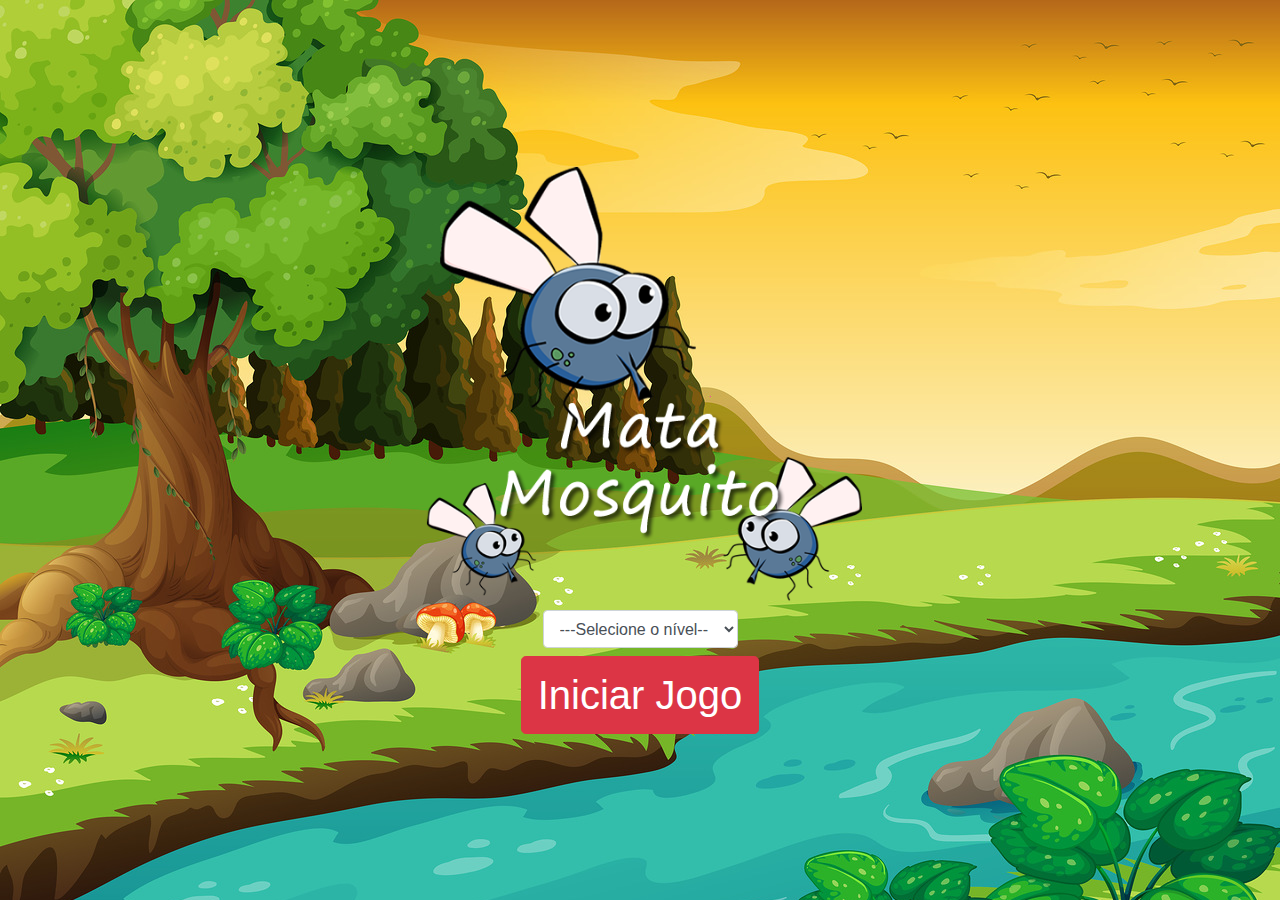
<file: index.html>
<html lang="en">
  <head>
    <!-- Required meta tags -->
    <meta charset="utf-8">
    <meta name="viewport" content="width=device-width, initial-scale=1, shrink-to-fit=no">

    <!-- Bootstrap CSS -->
    <link rel="stylesheet" href="https://stackpath.bootstrapcdn.com/bootstrap/4.3.1/css/bootstrap.min.css" integrity="sha384-ggOyR0iXCbMQv3Xipma34MD+dH/1fQ784/j6cY/iJTQUOhcWr7x9JvoRxT2MZw1T" crossorigin="anonymous">

    <!-- CSS GAME -->
    <link rel="stylesheet" href="style.css">

    <script>
    //LOGICA PARA INICIAR O JOGO DE ACORDO  COM O NIVEL DE DIFICULDADE
        function iniciarJogo() {
            var nivel = document.getElementById('nivel').value
            if (nivel === "") {
                alert('Selecione o nível')
            } else {
                window.location.href = 'app.html?' + nivel
            }
        }

    </script>


    <title>Mata Mosquito!</title>
  </head>
  <body id="index" class="d-flex justify-content-center align-items-center">
    <div class="container">
        <!-- IMAGEM -->
        <div class="row">
            <div class="col">
                <div class="d-flex justify-content-center">
                    <img src="imagens/game.png" class="img-fluid">
                </div>
            </div>
        </div>
        <!-- SELECIONE O NIVEL DE DIFICULDADE -->
        <div class="row">
            <div class="col">
                <div class="d-flex justify-content-center">
                    <div class="mb-2">
                        <select class="form-control" id="nivel">
                            <option value="">---Selecione o nível--</option>
                            <option value="normal">Normal</option>
                            <option value="dificil">Difícil</option>
                            <option value="nasa">ChuckNorris</option>
                        </select>
                    </div>
                </div>
            </div>
        </div>
        <!-- BOTAO DE CHAMADA PARA O JOGO -->
        <div class="row">
            <div class="col">
                <div class="d-flex justify-content-center">
                    <button type="button" class="btn btn-danger btn-lg"
                    onclick="iniciarJogo()">Iniciar Jogo</button>
                </div>
            </div>
        </div>
        

    </div>

    <!-- Optional JavaScript -->
    <!-- jQuery first, then Popper.js, then Bootstrap JS -->
    <script src="https://code.jquery.com/jquery-3.3.1.slim.min.js" integrity="sha384-q8i/X+965DzO0rT7abK41JStQIAqVgRVzpbzo5smXKp4YfRvH+8abtTE1Pi6jizo" crossorigin="anonymous"></script>
    <script src="https://cdnjs.cloudflare.com/ajax/libs/popper.js/1.14.7/umd/popper.min.js" integrity="sha384-UO2eT0CpHqdSJQ6hJty5KVphtPhzWj9WO1clHTMGa3JDZwrnQq4sF86dIHNDz0W1" crossorigin="anonymous"></script>
    <script src="https://stackpath.bootstrapcdn.com/bootstrap/4.3.1/js/bootstrap.min.js" integrity="sha384-JjSmVgyd0p3pXB1rRibZUAYoIIy6OrQ6VrjIEaFf/nJGzIxFDsf4x0xIM+B07jRM" crossorigin="anonymous"></script>
  </body>
</html>
</file>
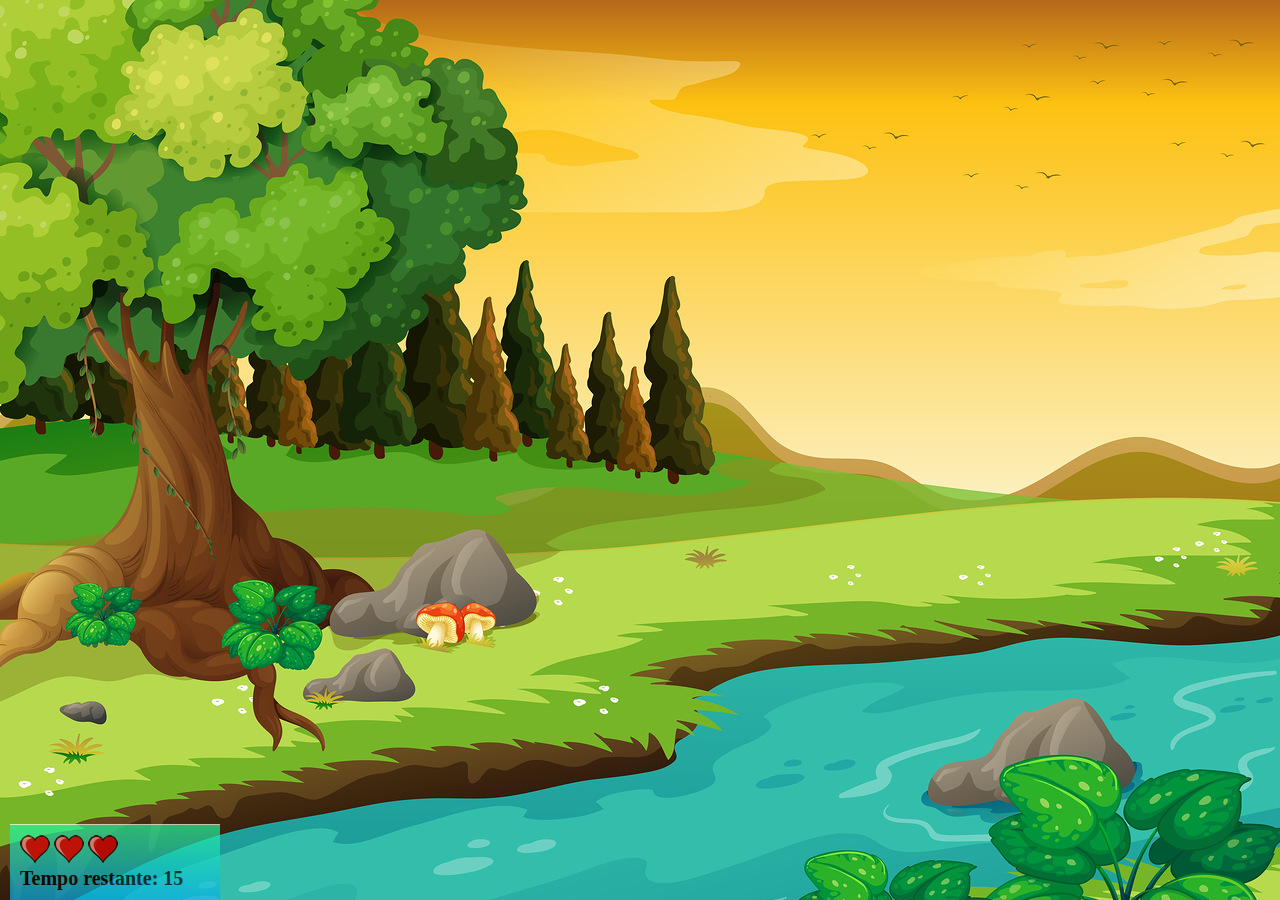
<file: app.html>
<!DOCTYPE html>
<html lang="en">
<head>
    <meta charset="UTF-8">
    <meta name="viewport" content="width=device-width, initial-scale=1.0">
    <title>Jogo Mata Mosquito</title>
    <link rel="stylesheet" href="style.css">
    <script src="game.js"></script>
</head>

<!-- CHAMADA PARA AJUSTE DA AREA ONDE O MOSQUITO IRA APARECER -->
<body onresize="ajustaTelaJogo()" id="app">

 <div class="painel">

    <div class="vidas">
            <img id="vida1" src="imagens/coracao_cheio.png">
            <img id="vida2" src="imagens/coracao_cheio.png">
            <img id="vida3" src="imagens/coracao_cheio.png">
    </div>

    
    <div class="cronometro">
        Tempo restante: <span id="cronometro"></span>
    </div>

</div>

<script>

//DEFININDO O VALOR INCIAL DO CRONOMETRO
document.getElementById("cronometro").innerHTML = tempo

// FUNÇÃO PARA CRIAÇÃO DAS MOSCAS NA TELA DE ACORDO COM O NIVEL DE DIFICULDADE
    var criandoMoscas = setInterval(function() {
        posicaoRamdomica()
    }, criandoMoscasTempo);

</script>
    
</body>

</html>
</file>
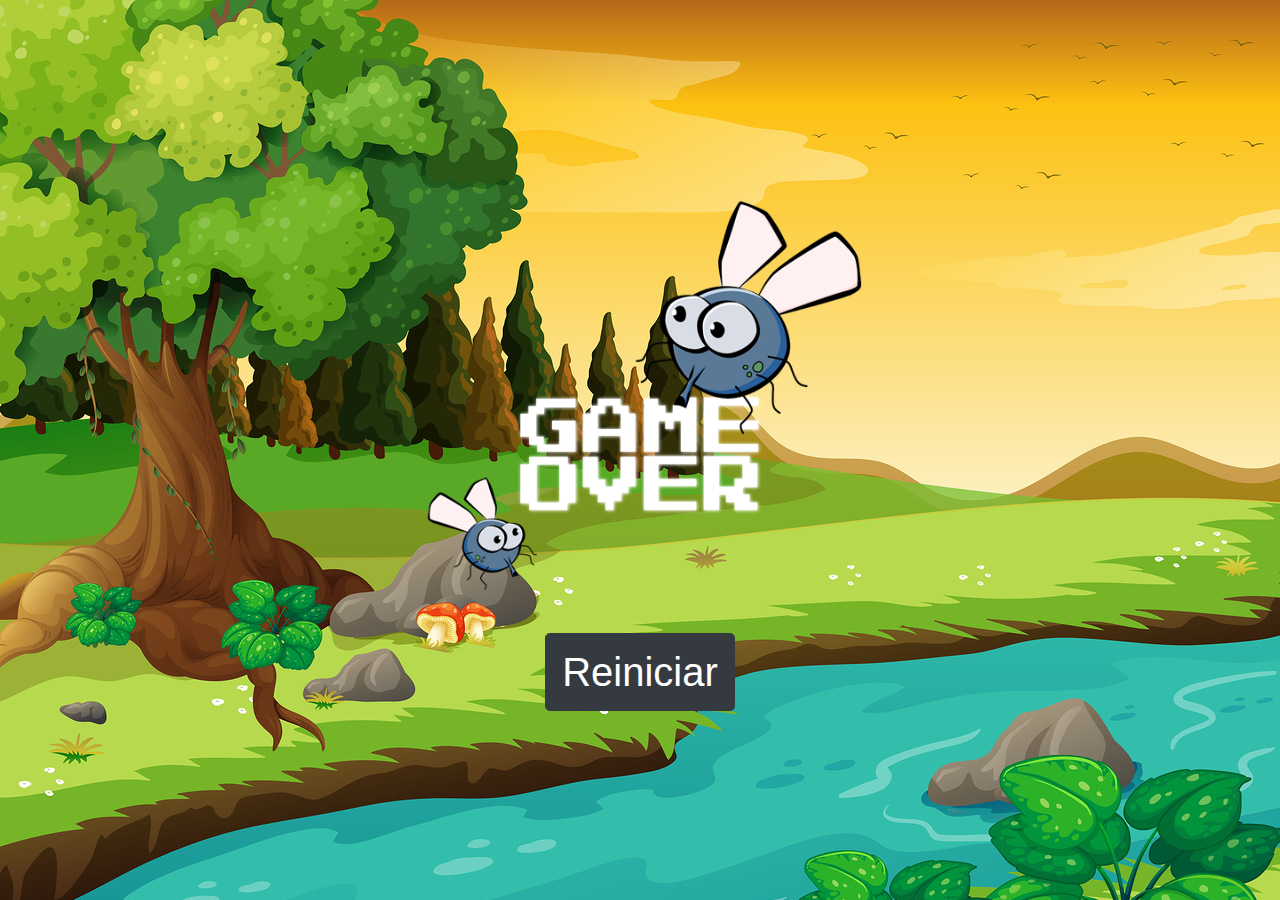
<file: game-over.html>
<html lang="en">
  <head>
    <!-- Required meta tags -->
    <meta charset="utf-8">
    <meta name="viewport" content="width=device-width, initial-scale=1, shrink-to-fit=no">

    <!-- Bootstrap CSS -->
    <link rel="stylesheet" href="https://stackpath.bootstrapcdn.com/bootstrap/4.3.1/css/bootstrap.min.css" integrity="sha384-ggOyR0iXCbMQv3Xipma34MD+dH/1fQ784/j6cY/iJTQUOhcWr7x9JvoRxT2MZw1T" crossorigin="anonymous">

    <!-- CSS GAME -->
    <link rel="stylesheet" href="style.css">


    <title>Game Over</title>
  </head>
  <body id="game-over" class="d-flex justify-content-center align-items-center">
    <div class="container">
      <div class="row">
        <div class="col">
            <div class="d-flex justify-content-center">
                <img src="imagens/game_over.png" class="img-fluid">
            </div>
        </div>
        </div>
        
        <div class="row">
          <div class="col">
              <div class="d-flex justify-content-center">
                <button type="button" class="btn btn-dark btn-lg"
                onclick="window.location.href = 'index.html'">Reiniciar</button>
              </div>
          </div>
          </div>
         

    </div>

    <!-- Optional JavaScript -->
    <!-- jQuery first, then Popper.js, then Bootstrap JS -->
    <script src="https://code.jquery.com/jquery-3.3.1.slim.min.js" integrity="sha384-q8i/X+965DzO0rT7abK41JStQIAqVgRVzpbzo5smXKp4YfRvH+8abtTE1Pi6jizo" crossorigin="anonymous"></script>
    <script src="https://cdnjs.cloudflare.com/ajax/libs/popper.js/1.14.7/umd/popper.min.js" integrity="sha384-UO2eT0CpHqdSJQ6hJty5KVphtPhzWj9WO1clHTMGa3JDZwrnQq4sF86dIHNDz0W1" crossorigin="anonymous"></script>
    <script src="https://stackpath.bootstrapcdn.com/bootstrap/4.3.1/js/bootstrap.min.js" integrity="sha384-JjSmVgyd0p3pXB1rRibZUAYoIIy6OrQ6VrjIEaFf/nJGzIxFDsf4x0xIM+B07jRM" crossorigin="anonymous"></script>
  </body>
</html>
</file>
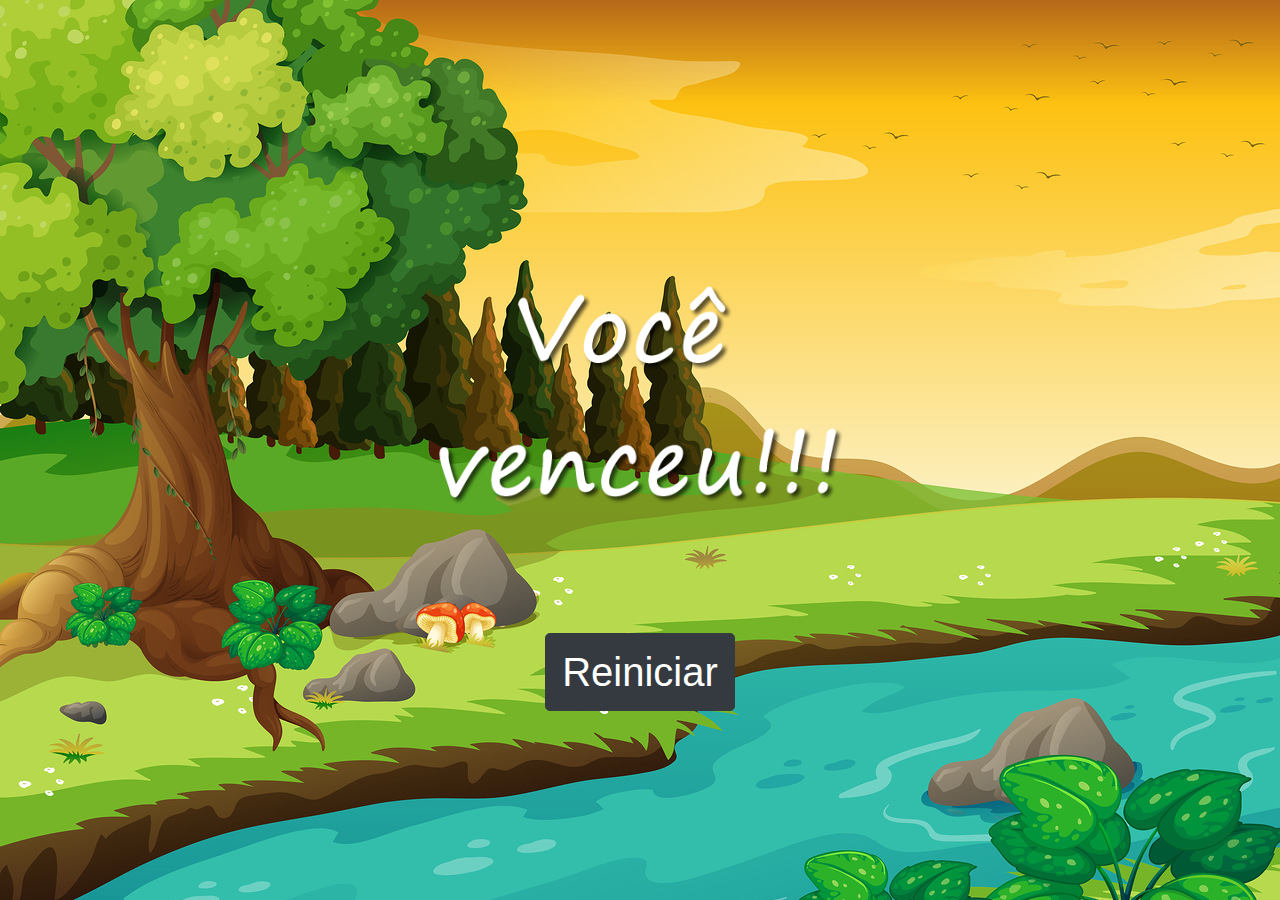
<file: vitoria.html>
<html lang="en">
  <head>
    <!-- Required meta tags -->
    <meta charset="utf-8">
    <meta name="viewport" content="width=device-width, initial-scale=1, shrink-to-fit=no">

    <!-- Bootstrap CSS -->
    <link rel="stylesheet" href="https://stackpath.bootstrapcdn.com/bootstrap/4.3.1/css/bootstrap.min.css" integrity="sha384-ggOyR0iXCbMQv3Xipma34MD+dH/1fQ784/j6cY/iJTQUOhcWr7x9JvoRxT2MZw1T" crossorigin="anonymous">

    <!-- CSS GAME -->
    <link rel="stylesheet" href="style.css">


    <title>Você venceu!</title>
  </head>
  <body id="vitoria" class="d-flex justify-content-center align-items-center">
    <div class="container">
      <div class="row">
      <div class="col">
          <div class="d-flex justify-content-center">
            <img src="imagens/vitoria.png" class="img-fluid">
          </div>
      </div>
      </div>        

      <div class="row">
        <div class="col">
            <div class="d-flex justify-content-center">
              <button type="button" class="btn btn-dark btn-lg"
              onclick="window.location.href = 'index.html'">Reiniciar</button>
            </div>
        </div>
        </div>        
  
    </div>

    <!-- Optional JavaScript -->
    <!-- jQuery first, then Popper.js, then Bootstrap JS -->
    <script src="https://code.jquery.com/jquery-3.3.1.slim.min.js" integrity="sha384-q8i/X+965DzO0rT7abK41JStQIAqVgRVzpbzo5smXKp4YfRvH+8abtTE1Pi6jizo" crossorigin="anonymous"></script>
    <script src="https://cdnjs.cloudflare.com/ajax/libs/popper.js/1.14.7/umd/popper.min.js" integrity="sha384-UO2eT0CpHqdSJQ6hJty5KVphtPhzWj9WO1clHTMGa3JDZwrnQq4sF86dIHNDz0W1" crossorigin="anonymous"></script>
    <script src="https://stackpath.bootstrapcdn.com/bootstrap/4.3.1/js/bootstrap.min.js" integrity="sha384-JjSmVgyd0p3pXB1rRibZUAYoIIy6OrQ6VrjIEaFf/nJGzIxFDsf4x0xIM+B07jRM" crossorigin="anonymous"></script>
  </body>
</html>
</file>
<file: style.css>
/* CONFIGURANDO CURSOR PARA MOSTRAR IMAGEM DA RAQUETE */

*{
    cursor: url(imagens/mata_mosca.png) 30 30, auto !important;
}



/* CONFIGURANDO MOSQUITO */
.mosquito1{
    height: 50px;
    width: 50px;
}
.mosquito2{
    height: 70px;
    width: 70px;
}
.mosquito3{
    height: 90px;
    width: 90px;
}

.olhandoDireita{
    transform: scaleX(-1);
}

.olhandoEsquerda{
    transform: scaleX(1);
}

/* CENARIO DO JOGO */

body{
    min-height: 300px;
    background-image: url(imagens/bg.jpg);
    background-repeat: no-repeat;
    background-size:cover;
}

body#app{
    height: 95vh;
}

.painel{
    position:absolute;
    width:190px;
    padding:10px;
    bottom:0px;
    left:10px;
    border-top:solid 1px #fff;
    background-color: #087ba5;
    background-image: linear-gradient(0deg, #08AEEA 0%, #2AF598 100%);

    opacity:0.7;
}

.vidas{
    float:left;
}

.cronometro{
    float:left;
    font-size: 20px;    
    font-weight: bold;
}

/* CONFIGURANDO RESPONSIVIDADE */

/* Extra small devices (portrait phones, less than 576px) */ 
@media (max-width: 575.98px) {
    #index img, #game-over img, #vitoria img{
        width: 45%;
    }
 }

/* // Small devices (landscape phones, less than 768px) */
@media (min-width: 576px) and (max-width: 767.98px) {
    #index img, #game-over img, #vitoria img{
        width: 55%;
    }
 
}      

/* // Medium devices (tablets, less than 992px) */
@media (min-width: 768px) and (max-width: 991.98px) {
    #index img, #game-over img, #vitoria img{
        width: 55%;
    }
 
}

/* // Large devices (desktops, less than 1200px) */
@media (min-width: 992px) and (max-width: 1199.98px) {
    #index img, #game-over img, #vitoria img{
        width: 60%;
    }
}

/* // Extra large devices (large desktops, 1200px and up) */
@media (min-width: 1200px) {
    #index img, #game-over img, #vitoria img{
        width: 40%;
    }
    .btn-lg{
        font-size:2.5em
    }

}
</file>
